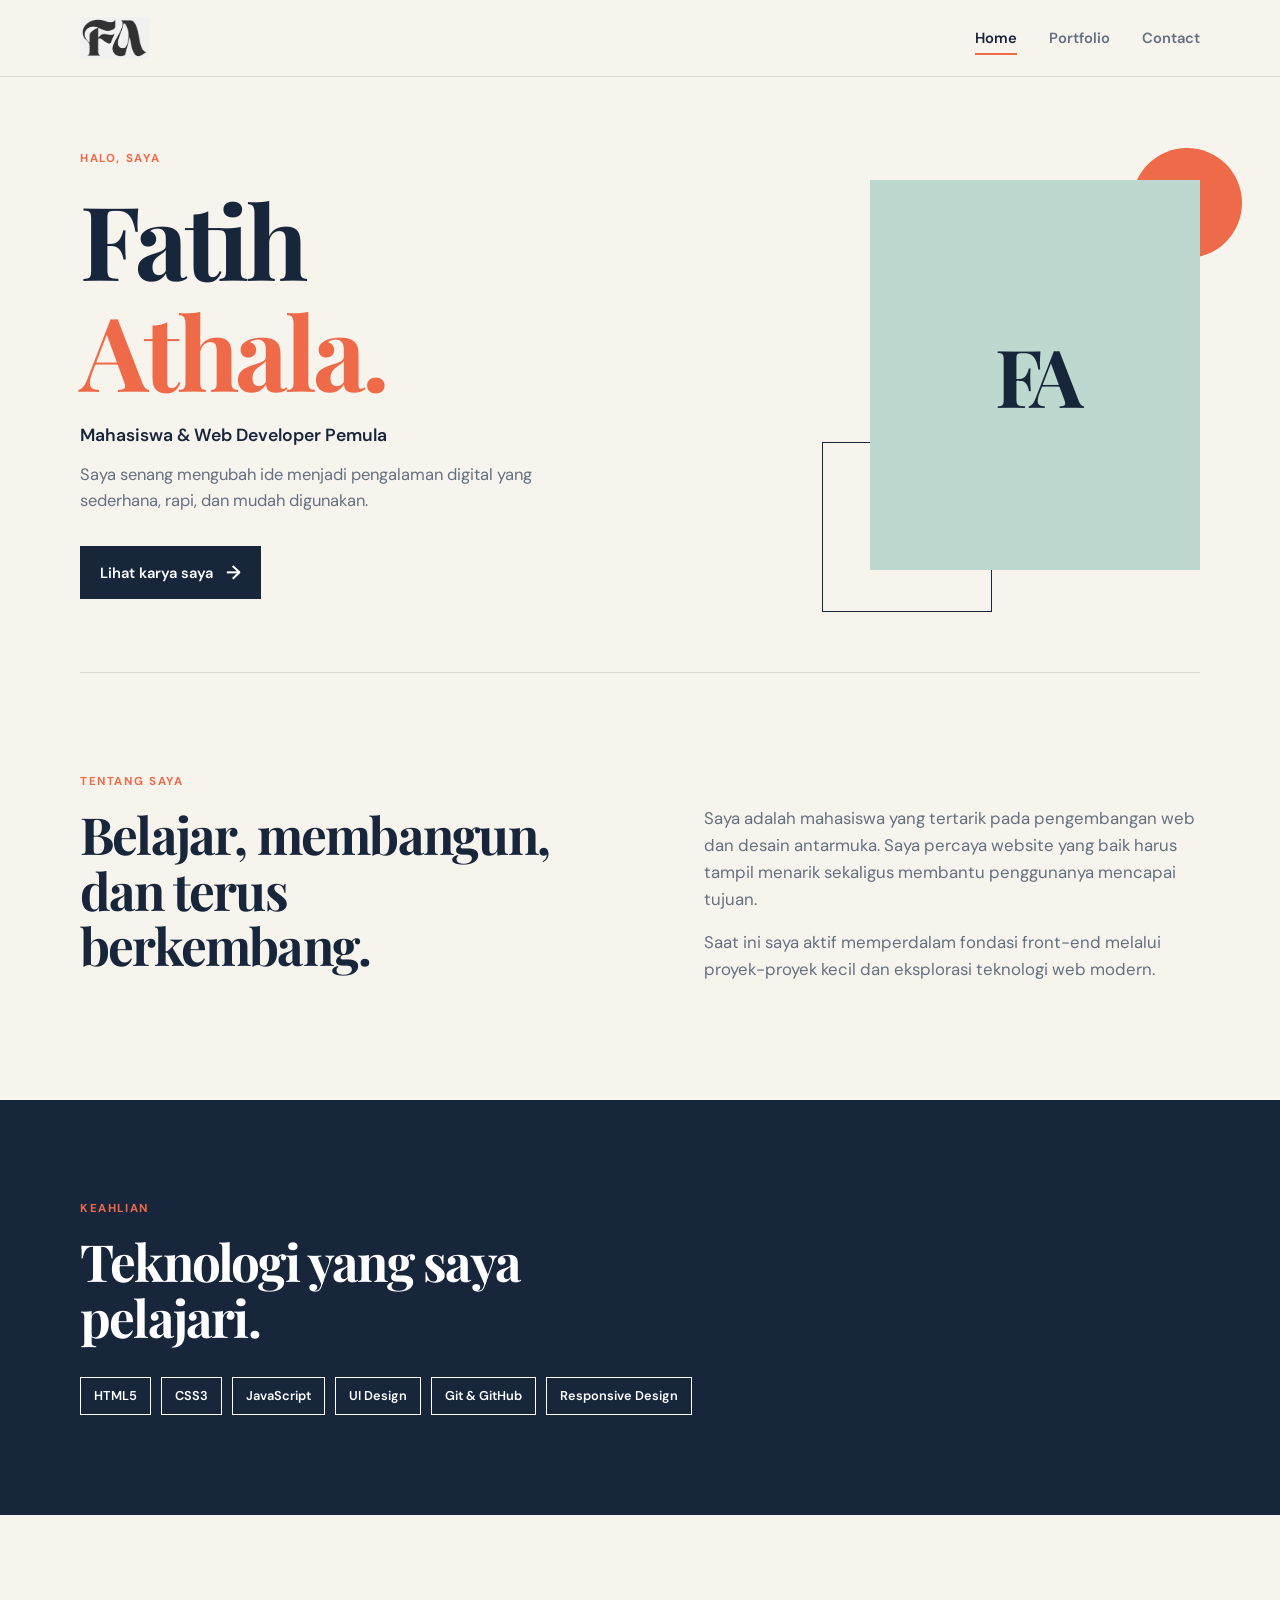
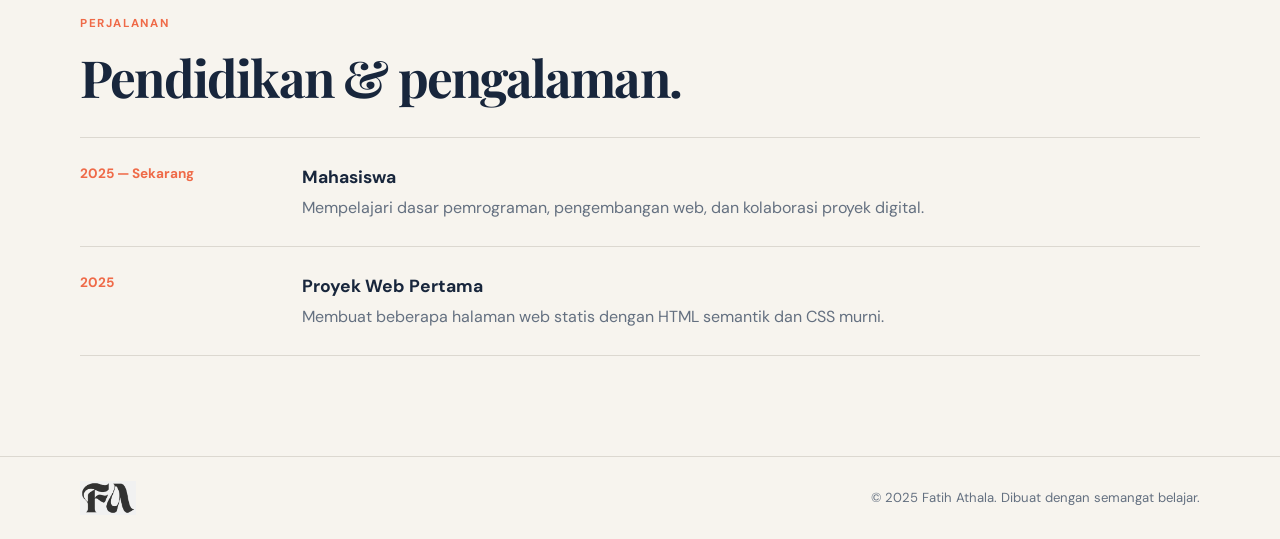
<file: New folder/minggu1/index.html>
<!doctype html>
<html lang="id">
  <head>
    <meta charset="UTF-8" />
    <meta name="viewport" content="width=device-width, initial-scale=1.0" />
    <meta name="description" content="Profil pribadi Fatih Athala." />
    <title>Fatih Athala | Web Developer</title>
    <link rel="preconnect" href="https://fonts.googleapis.com" />
    <link rel="preconnect" href="https://fonts.gstatic.com" crossorigin />
    <link href="https://fonts.googleapis.com/css2?family=DM+Sans:wght@400;500;600;700&family=Playfair+Display:wght@600;700&display=swap" rel="stylesheet" />
    <link rel="stylesheet" href="style.css" />
  </head>
  <body>
    <header class="site-header">
      <nav class="nav container" aria-label="Navigasi utama">
        <a class="brand" href="index.html" aria-label="Fatih Athala - Home"><img src="assets/fa-logo.png" alt="Logo monogram FA" /></a>
        <ul class="nav-links">
          <li><a class="active" href="index.html">Home</a></li>
          <li><a href="portfolio.html">Portfolio</a></li>
          <li><a href="contact.html">Contact</a></li>
        </ul>
      </nav>
    </header>

    <main>
      <section class="hero container" aria-labelledby="hero-title">
        <div class="hero-copy">
          <p class="eyebrow">HALO, SAYA</p>
          <h1 id="hero-title">Fatih<br /><em>Athala.</em></h1>
          <p class="role">Mahasiswa &amp; Web Developer Pemula</p>
          <p class="intro">Saya senang mengubah ide menjadi pengalaman digital yang sederhana, rapi, dan mudah digunakan.</p>
          <a class="button" href="portfolio.html">Lihat karya saya <span aria-hidden="true">→</span></a>
        </div>
        <div class="portrait-wrap">
          <div class="portrait" role="img" aria-label="Ilustrasi profil Fatih Athala">FA</div>
          <span class="shape shape-one"></span><span class="shape shape-two"></span>
        </div>
      </section>

      <section class="about section container" aria-labelledby="about-title">
        <div>
          <p class="eyebrow">TENTANG SAYA</p>
          <h2 id="about-title">Belajar, membangun,<br />dan terus berkembang.</h2>
        </div>
        <div class="about-text">
          <p>Saya adalah mahasiswa yang tertarik pada pengembangan web dan desain antarmuka. Saya percaya website yang baik harus tampil menarik sekaligus membantu penggunanya mencapai tujuan.</p>
          <p>Saat ini saya aktif memperdalam fondasi front-end melalui proyek-proyek kecil dan eksplorasi teknologi web modern.</p>
        </div>
      </section>

      <section class="skills-section section">
        <div class="container">
          <p class="eyebrow">KEAHLIAN</p>
          <h2>Teknologi yang saya pelajari.</h2>
          <ul class="skill-list" aria-label="Daftar keahlian">
            <li>HTML5</li><li>CSS3</li><li>JavaScript</li><li>UI Design</li><li>Git &amp; GitHub</li><li>Responsive Design</li>
          </ul>
        </div>
      </section>

      <section class="journey section container" aria-labelledby="journey-title">
        <p class="eyebrow">PERJALANAN</p>
        <h2 id="journey-title">Pendidikan &amp; pengalaman.</h2>
        <div class="timeline">
          <article class="timeline-item"><p class="year">2025 — Sekarang</p><div><h3>Mahasiswa</h3><p>Mempelajari dasar pemrograman, pengembangan web, dan kolaborasi proyek digital.</p></div></article>
          <article class="timeline-item"><p class="year">2025</p><div><h3>Proyek Web Pertama</h3><p>Membuat beberapa halaman web statis dengan HTML semantik dan CSS murni.</p></div></article>
        </div>
      </section>
    </main>

    <footer class="site-footer"><div class="container"><a class="brand" href="index.html" aria-label="Fatih Athala - Home"><img src="assets/fa-logo.png" alt="Logo monogram FA" /></a><p>© 2025 Fatih Athala. Dibuat dengan semangat belajar.</p></div></footer>
  </body>
</html>
</file>
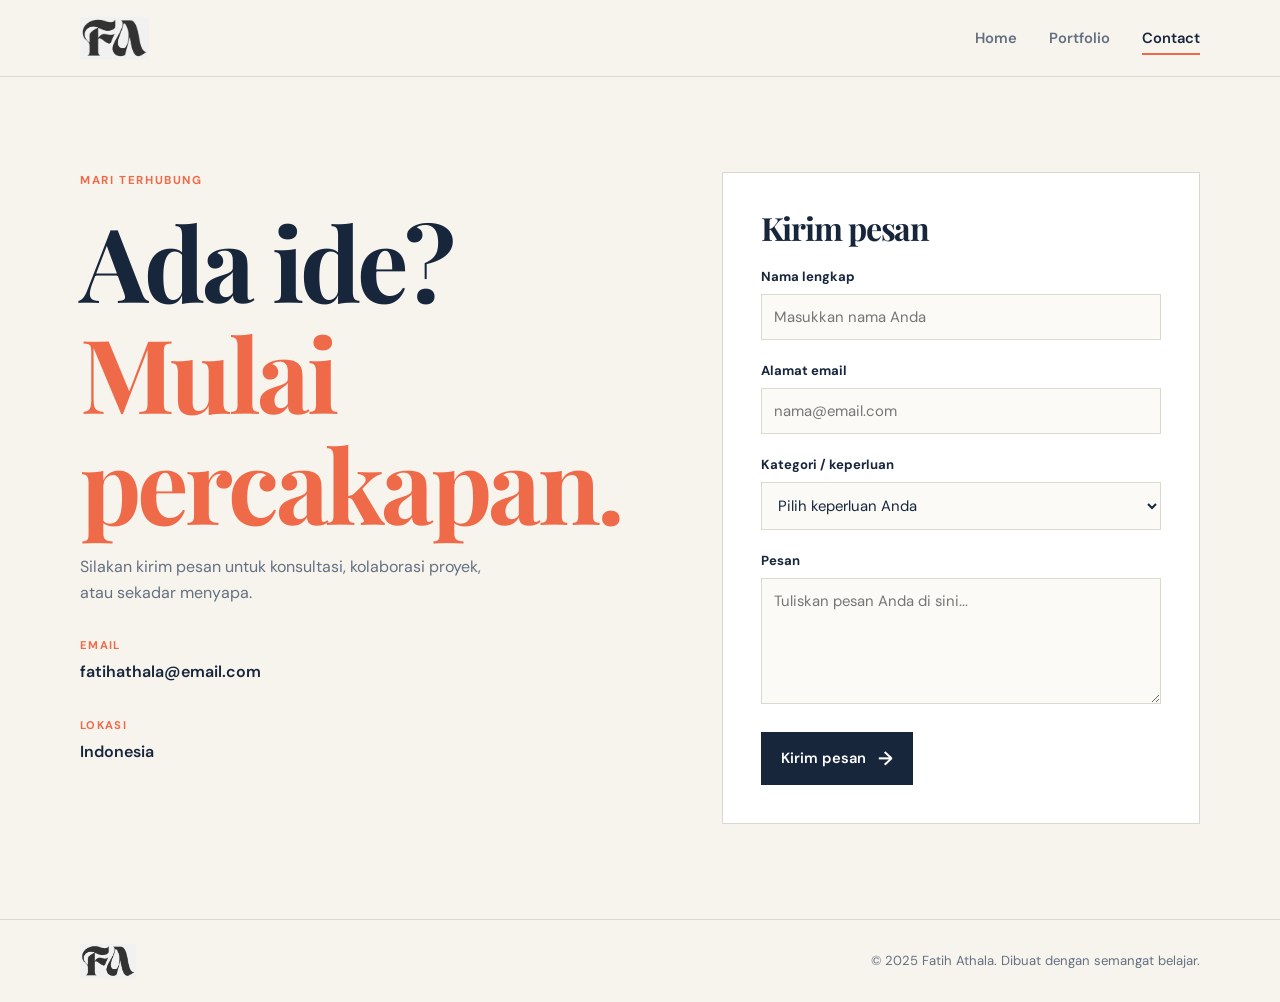
<file: New folder/minggu1/contact.html>
<!doctype html>
<html lang="id">
  <head>
    <meta charset="UTF-8" /><meta name="viewport" content="width=device-width, initial-scale=1.0" />
    <meta name="description" content="Hubungi Fatih Athala untuk konsultasi dan kolaborasi." /><title>Contact | Fatih Athala</title>
    <link rel="preconnect" href="https://fonts.googleapis.com" /><link rel="preconnect" href="https://fonts.gstatic.com" crossorigin />
    <link href="https://fonts.googleapis.com/css2?family=DM+Sans:wght@400;500;600;700&family=Playfair+Display:wght@600;700&display=swap" rel="stylesheet" /><link rel="stylesheet" href="style.css" />
  </head>
  <body>
    <header class="site-header"><nav class="nav container" aria-label="Navigasi utama"><a class="brand" href="index.html" aria-label="Fatih Athala - Home"><img src="assets/fa-logo.png" alt="Logo monogram FA" /></a><ul class="nav-links"><li><a href="index.html">Home</a></li><li><a href="portfolio.html">Portfolio</a></li><li><a class="active" href="contact.html">Contact</a></li></ul></nav></header>
    <main class="contact-page container">
      <section class="contact-intro"><p class="eyebrow">MARI TERHUBUNG</p><h1>Ada ide?<br /><em>Mulai percakapan.</em></h1><p>Silakan kirim pesan untuk konsultasi, kolaborasi proyek, atau sekadar menyapa.</p><div class="contact-detail"><p>EMAIL</p><a href="mailto:fatihathala@email.com">fatihathala@email.com</a></div><div class="contact-detail"><p>LOKASI</p><span>Indonesia</span></div></section>
      <section class="form-panel" aria-labelledby="form-title"><h2 id="form-title">Kirim pesan</h2><form action="#" method="post"><div class="field"><label for="name">Nama lengkap</label><input id="name" name="name" type="text" placeholder="Masukkan nama Anda" required /></div><div class="field"><label for="email">Alamat email</label><input id="email" name="email" type="email" placeholder="nama@email.com" required /></div><div class="field"><label for="category">Kategori / keperluan</label><select id="category" name="category" required><option value="" selected disabled>Pilih keperluan Anda</option><option>Konsultasi</option><option>Kolaborasi Proyek</option><option>Pertanyaan Umum</option></select></div><div class="field"><label for="message">Pesan</label><textarea id="message" name="message" rows="5" placeholder="Tuliskan pesan Anda di sini..." required></textarea></div><button class="button" type="submit">Kirim pesan <span aria-hidden="true">→</span></button></form></section>
    </main>
    <footer class="site-footer"><div class="container"><a class="brand" href="index.html" aria-label="Fatih Athala - Home"><img src="assets/fa-logo.png" alt="Logo monogram FA" /></a><p>© 2025 Fatih Athala. Dibuat dengan semangat belajar.</p></div></footer>
  </body>
</html>
</file>
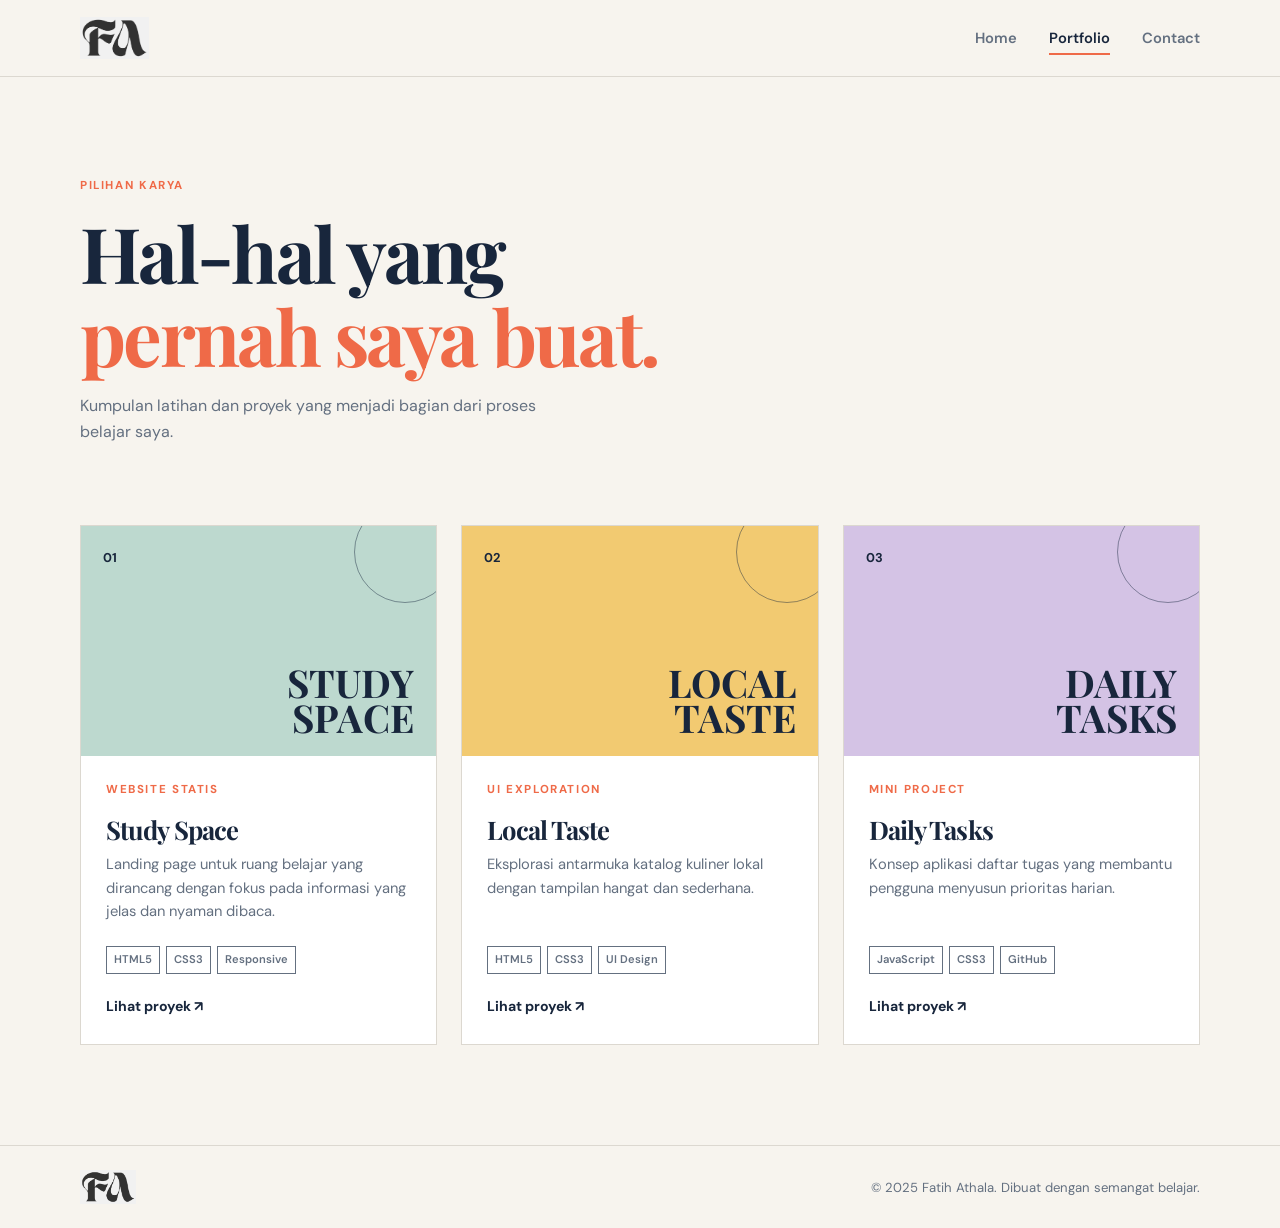
<file: New folder/minggu1/portfolio.html>
<!doctype html>
<html lang="id">
  <head>
    <meta charset="UTF-8" /><meta name="viewport" content="width=device-width, initial-scale=1.0" />
    <meta name="description" content="Portfolio karya Fatih Athala." /><title>Portfolio | Fatih Athala</title>
    <link rel="preconnect" href="https://fonts.googleapis.com" /><link rel="preconnect" href="https://fonts.gstatic.com" crossorigin />
    <link href="https://fonts.googleapis.com/css2?family=DM+Sans:wght@400;500;600;700&family=Playfair+Display:wght@600;700&display=swap" rel="stylesheet" /><link rel="stylesheet" href="style.css" />
  </head>
  <body>
    <header class="site-header"><nav class="nav container" aria-label="Navigasi utama"><a class="brand" href="index.html" aria-label="Fatih Athala - Home"><img src="assets/fa-logo.png" alt="Logo monogram FA" /></a><ul class="nav-links"><li><a href="index.html">Home</a></li><li><a class="active" href="portfolio.html">Portfolio</a></li><li><a href="contact.html">Contact</a></li></ul></nav></header>
    <main>
      <section class="page-heading container"><p class="eyebrow">PILIHAN KARYA</p><h1>Hal-hal yang<br /><em>pernah saya buat.</em></h1><p>Kumpulan latihan dan proyek yang menjadi bagian dari proses belajar saya.</p></section>
      <section class="projects container" aria-label="Daftar proyek">
        <article class="project-card featured"><div class="project-art art-one"><span>01</span><strong>STUDY<br />SPACE</strong></div><div class="project-content"><p class="project-type">WEBSITE STATIS</p><h2>Study Space</h2><p>Landing page untuk ruang belajar yang dirancang dengan fokus pada informasi yang jelas dan nyaman dibaca.</p><div class="tags"><span>HTML5</span><span>CSS3</span><span>Responsive</span></div><a href="#" aria-label="Lihat proyek Study Space">Lihat proyek <span aria-hidden="true">↗</span></a></div></article>
        <article class="project-card"><div class="project-art art-two"><span>02</span><strong>LOCAL<br />TASTE</strong></div><div class="project-content"><p class="project-type">UI EXPLORATION</p><h2>Local Taste</h2><p>Eksplorasi antarmuka katalog kuliner lokal dengan tampilan hangat dan sederhana.</p><div class="tags"><span>HTML5</span><span>CSS3</span><span>UI Design</span></div><a href="#" aria-label="Lihat proyek Local Taste">Lihat proyek <span aria-hidden="true">↗</span></a></div></article>
        <article class="project-card"><div class="project-art art-three"><span>03</span><strong>DAILY<br />TASKS</strong></div><div class="project-content"><p class="project-type">MINI PROJECT</p><h2>Daily Tasks</h2><p>Konsep aplikasi daftar tugas yang membantu pengguna menyusun prioritas harian.</p><div class="tags"><span>JavaScript</span><span>CSS3</span><span>GitHub</span></div><a href="#" aria-label="Lihat proyek Daily Tasks">Lihat proyek <span aria-hidden="true">↗</span></a></div></article>
      </section>
    </main>
    <footer class="site-footer"><div class="container"><a class="brand" href="index.html" aria-label="Fatih Athala - Home"><img src="assets/fa-logo.png" alt="Logo monogram FA" /></a><p>© 2025 Fatih Athala. Dibuat dengan semangat belajar.</p></div></footer>
  </body>
</html>
</file>
<file: New folder/minggu1/style.css>
:root { --ink:#18263c; --paper:#f7f4ee; --orange:#ef6a48; --mint:#bdd9cf; --line:#dcd8d0; --muted:#647080; }
.brand { display:block; height:42px; line-height:0; }
.brand img { display:block; width:auto; height:100%; object-fit:contain; }
.site-footer .brand { height:34px; }
* { box-sizing:border-box; } html { scroll-behavior:smooth; } body { margin:0; background:var(--paper); color:var(--ink); font-family:"DM Sans",sans-serif; line-height:1.6; } .container { width:min(1120px,calc(100% - 48px)); margin:auto; } .site-header { border-bottom:1px solid var(--line); } .nav { min-height:76px; display:flex; align-items:center; justify-content:space-between; } .brand { color:var(--ink); font-size:1.7rem; font-weight:700; text-decoration:none; letter-spacing:-.1em; } .brand span { color:var(--orange); } .nav-links { display:flex; gap:2rem; padding:0; margin:0; list-style:none; } .nav-links a { color:var(--muted); font-size:.92rem; font-weight:600; text-decoration:none; } .nav-links a:hover,.nav-links .active { color:var(--ink); } .nav-links .active { border-bottom:2px solid var(--orange); padding-bottom:5px; } h1,h2,h3,p { margin-top:0; } h1,h2 { font-family:"Playfair Display",serif; line-height:1.08; letter-spacing:-.035em; } h1 { font-size:clamp(3.8rem,8vw,6.7rem); margin-bottom:1rem; } h1 em { color:var(--orange); font-style:normal; } h2 { font-size:clamp(2rem,4vw,3.2rem); margin-bottom:1.3rem; } .eyebrow,.project-type { color:var(--orange); font-size:.72rem; font-weight:700; letter-spacing:.14em; margin-bottom:1rem; } .hero { min-height:595px; display:grid; grid-template-columns:1.15fr .85fr; align-items:center; gap:4rem; } .role { font-size:1.1rem; font-weight:600; margin-bottom:.75rem; } .intro { max-width:480px; color:var(--muted); font-size:1.03rem; margin-bottom:2rem; } .button { display:inline-flex; align-items:center; gap:.8rem; border:0; border-radius:0; background:var(--ink); color:white; cursor:pointer; font:600 .92rem "DM Sans",sans-serif; padding:14px 20px; text-decoration:none; } .button:hover { background:var(--orange); } .button span { font-size:1.2rem; } .portrait-wrap { width:330px; height:390px; justify-self:end; position:relative; } .portrait { height:100%; display:grid; place-items:center; background:var(--mint); color:var(--ink); font:700 5rem "Playfair Display",serif; letter-spacing:-.1em; position:relative; z-index:1; } .shape { position:absolute; z-index:0; } .shape-one { background:var(--orange); width:110px; height:110px; border-radius:50%; right:-42px; top:-32px; } .shape-two { width:170px; height:170px; border:1px solid var(--ink); left:-48px; bottom:-42px; } .section { padding:100px 0; } .about { display:grid; grid-template-columns:1fr 1fr; gap:8rem; border-top:1px solid var(--line); } .about-text { color:var(--muted); font-size:1.05rem; padding-top:2rem; } .skills-section { background:var(--ink); color:white; } .skills-section h2 { max-width:500px; } .skill-list { display:flex; flex-wrap:wrap; gap:10px; margin:2rem 0 0; padding:0; list-style:none; } .skill-list li,.tags span { border:1px solid currentColor; padding:8px 13px; font-size:.8rem; font-weight:600; } .journey h2 { margin-bottom:2rem; } .timeline { border-top:1px solid var(--line); } .timeline-item { display:grid; grid-template-columns:190px 1fr; gap:2rem; padding:25px 0; border-bottom:1px solid var(--line); } .timeline-item h3 { margin-bottom:.25rem; font-size:1.1rem; } .timeline-item p { color:var(--muted); margin-bottom:0; } .timeline-item .year { color:var(--orange); font-size:.85rem; font-weight:700; } .site-footer { border-top:1px solid var(--line); padding:24px 0; } .site-footer .container { display:flex; align-items:center; justify-content:space-between; } .site-footer p { color:var(--muted); font-size:.82rem; margin:0; } .page-heading { padding:100px 0 65px; } .page-heading h1 { font-size:clamp(3.2rem,6vw,5.5rem); } .page-heading > p:last-child { color:var(--muted); max-width:500px; } .projects { display:grid; grid-template-columns:repeat(3,1fr); gap:24px; padding-bottom:100px; } .project-card { background:#fff; border:1px solid var(--line); } .project-art { height:230px; position:relative; padding:22px; overflow:hidden; display:flex; justify-content:space-between; color:var(--ink); } .project-art span { font-size:.8rem; font-weight:700; } .project-art strong { align-self:end; text-align:right; font:700 2.4rem/ .9 "Playfair Display",serif; } .art-one { background:var(--mint); } .art-two { background:#f2ca71; } .art-three { background:#d4c3e5; } .project-art::after { content:""; width:100px; height:100px; border:1px solid var(--ink); border-radius:50%; position:absolute; right:-20px; top:-25px; opacity:.45; } .project-content { padding:25px; } .project-content h2 { font-size:1.6rem; margin-bottom:.6rem; } .project-content > p:not(.project-type) { color:var(--muted); font-size:.92rem; min-height:74px; } .tags { display:flex; flex-wrap:wrap; gap:6px; margin:1.2rem 0; } .tags span { color:var(--muted); font-size:.7rem; padding:4px 7px; } .project-content a { color:var(--ink); font-size:.88rem; font-weight:700; text-decoration:none; } .project-content a:hover { color:var(--orange); } .contact-page { min-height:calc(100vh - 145px); display:grid; grid-template-columns:1fr 1fr; gap:100px; padding-top:95px; padding-bottom:95px; } .contact-intro > p:not(.eyebrow) { color:var(--muted); max-width:420px; } .contact-detail { margin-top:2rem; } .contact-detail p { color:var(--orange); font-size:.7rem; font-weight:700; letter-spacing:.12em; margin-bottom:.25rem; } .contact-detail a,.contact-detail span { color:var(--ink); font-weight:600; text-decoration:none; } .form-panel { background:#fff; border:1px solid var(--line); padding:38px; } .form-panel h2 { font-size:2rem; } .field { margin-bottom:20px; } label { display:block; font-size:.82rem; font-weight:700; margin-bottom:7px; } input,select,textarea { width:100%; border:1px solid var(--line); border-radius:0; background:#fbfaf7; color:var(--ink); font:400 .93rem "DM Sans",sans-serif; padding:12px; } input:focus,select:focus,textarea:focus { outline:2px solid var(--mint); border-color:var(--ink); } textarea { resize:vertical; } @media (max-width:760px) { .container { width:min(100% - 32px,1120px); } .nav { min-height:64px; } .nav-links { gap:1rem; } .hero,.about,.contact-page { grid-template-columns:1fr; } .hero { padding:70px 0; gap:3rem; } .portrait-wrap { width:min(280px,80vw); height:330px; justify-self:center; } .about { gap:1rem; } .section { padding:65px 0; } .projects { grid-template-columns:1fr; } .page-heading { padding:70px 0 45px; } .contact-page { gap:45px; padding-top:65px; } .timeline-item { grid-template-columns:1fr; gap:.35rem; } .site-footer .container { align-items:flex-start; flex-direction:column; gap:.5rem; } } @media (max-width:390px) { .nav-links { gap:.65rem; } .nav-links a { font-size:.82rem; } }
</file>
